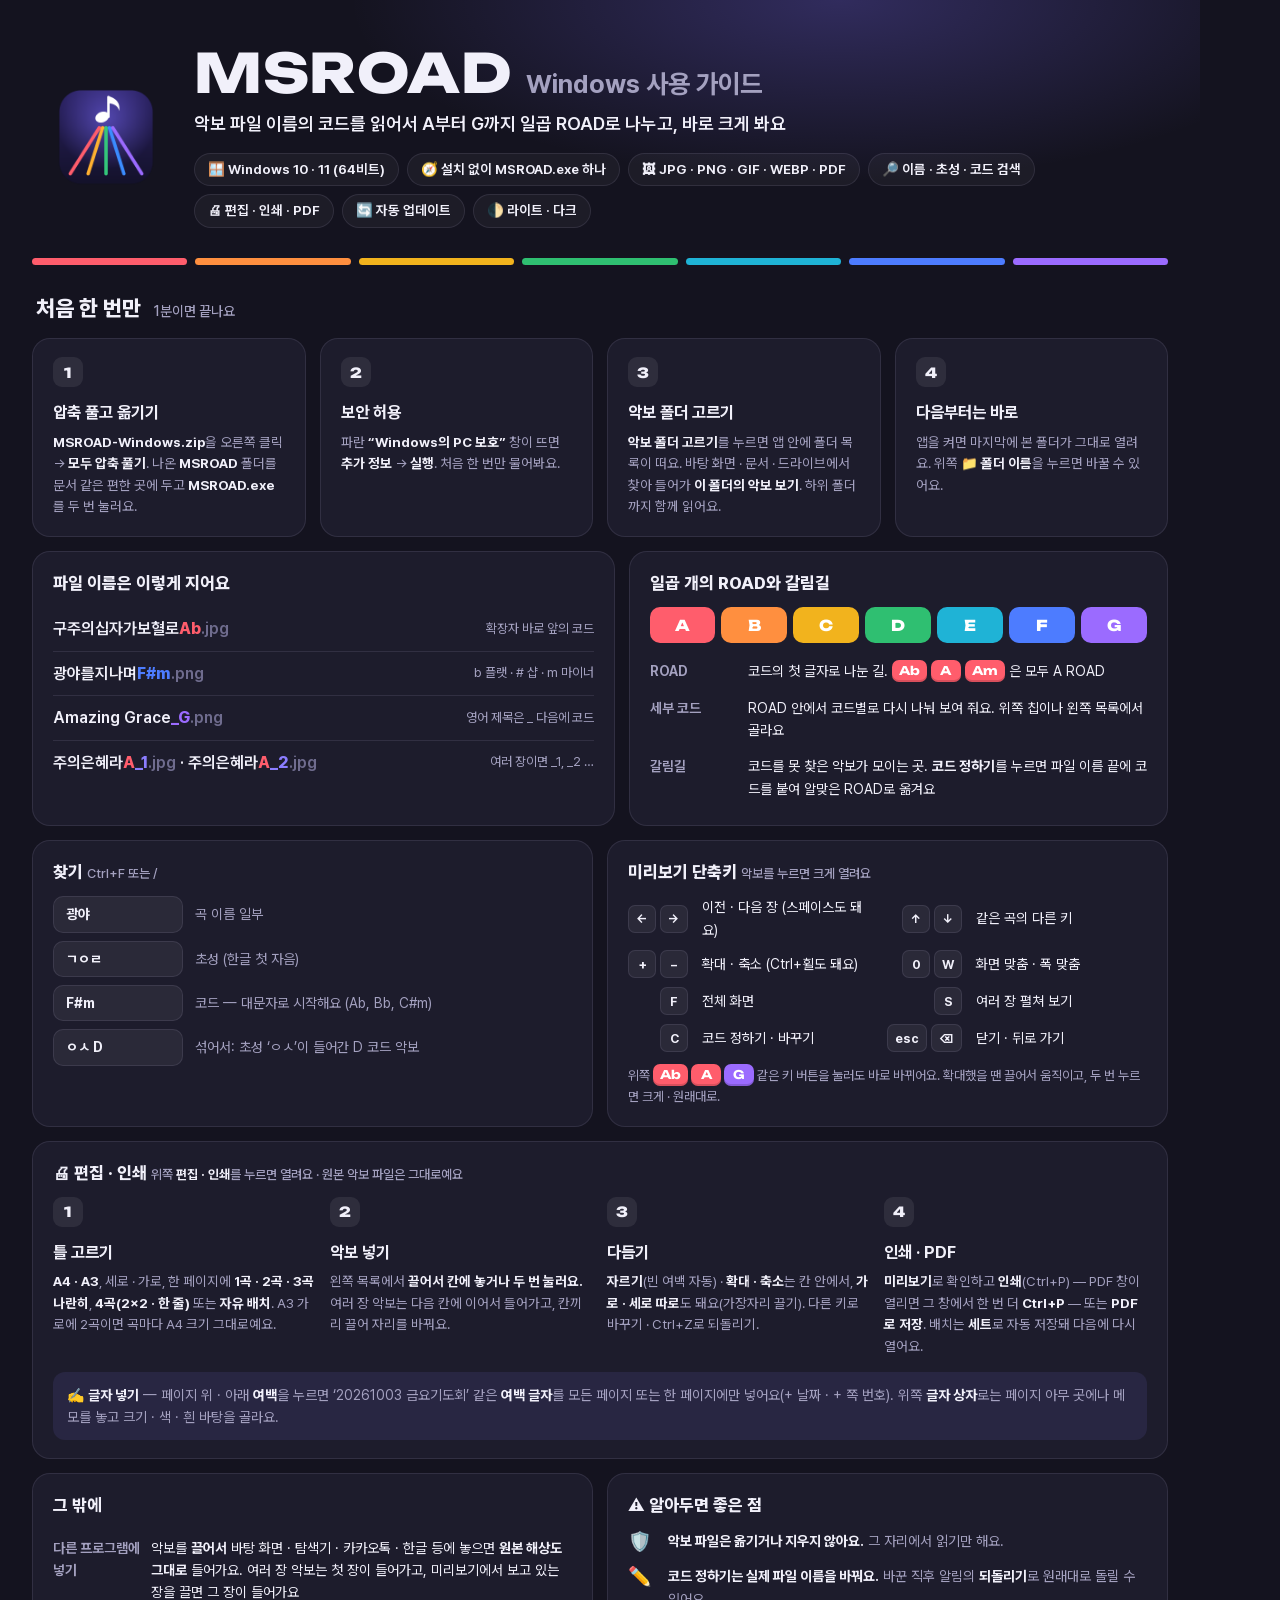
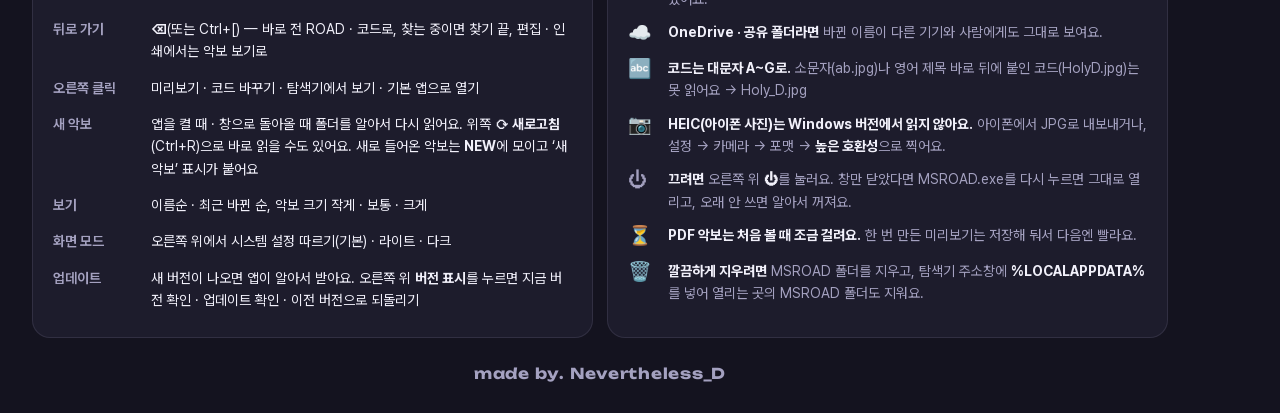
<file: docs/guide-win.html>
<!doctype html>
<html lang="ko">
<head>
<meta charset="utf-8">
<title>MSROAD Windows 사용 가이드</title>
<!-- 사용 가이드 이미지 원본. scripts/guide.py 로 docs/MSROAD_Windows_사용가이드.png 를 만들어요 -->
<style>
@font-face { font-family: "Pretendard"; src: url("../engine/web/fonts/PretendardVariable.woff2") format("woff2-variations"); font-weight: 100 900; }
@font-face { font-family: "Unbounded"; src: url("../engine/web/fonts/unbounded-latin-700-normal.woff2") format("woff2"); font-weight: 700; }
@font-face { font-family: "Unbounded"; src: url("../engine/web/fonts/unbounded-latin-800-normal.woff2") format("woff2"); font-weight: 800; }
:root {
  --rA: #ff5d6c; --rB: #ff8f3f; --rC: #f2b31d; --rD: #2fbf71; --rE: #1fb3d6; --rF: #4d7cff; --rG: #9b6bff; --brand: #8b7dff;
  --bg: #14131f; --card: #1d1c2c; --line: rgba(220,215,255,.1); --text: #f1f0fa; --muted: #a4a1c0; --faint: #6f6c8e;
}
* { box-sizing: border-box; }
body { margin: 0; width: 1200px; background: var(--bg); color: var(--text); font: 15px/1.6 "Pretendard", sans-serif; -webkit-font-smoothing: antialiased; }
.wrap { padding: 0 32px 30px; }
.hero { position: relative; padding: 46px 48px 30px; display: flex; gap: 30px; align-items: center;
  background: radial-gradient(700px 260px at 70% 0%, rgba(124,108,255,.28), transparent 70%); }
.hero img { width: 116px; height: 116px; }
.hero h1 { margin: 0; display: flex; align-items: baseline; gap: 14px; font: 800 54px/1 "Unbounded", sans-serif; letter-spacing: .01em; }
.hero h1 span { font: 700 26px "Pretendard"; color: var(--muted); letter-spacing: 0; }
.hero p { margin: 10px 0 14px; font-size: 18px; font-weight: 600; }
.pills { display: flex; gap: 8px; flex-wrap: wrap; }
.pill { padding: 5px 13px; border-radius: 999px; border: 1px solid var(--line); background: rgba(255,255,255,.04); font-size: 13.5px; font-weight: 650; }
.roads { display: flex; gap: 8px; padding: 0 32px; margin-bottom: 26px; }
.roads i { flex: 1; height: 7px; border-radius: 4px; }
h2 { margin: 26px 4px 12px; font-size: 22px; font-weight: 800; display: flex; align-items: baseline; gap: 12px; }
h2 small { font-size: 14px; font-weight: 500; color: var(--muted); }
.row { display: grid; gap: 14px; }
.c4 { grid-template-columns: repeat(4, 1fr); }
.c2 { grid-template-columns: 1fr 1fr; }
.c32 { grid-template-columns: 1.08fr 1fr; }
.card { background: var(--card); border: 1px solid var(--line); border-radius: 18px; padding: 18px 20px; }
.step b.n { display: inline-grid; place-items: center; width: 30px; height: 30px; border-radius: 9px; background: rgba(255,255,255,.08); font: 800 14px "Unbounded"; }
.step h3 { margin: 12px 0 6px; font-size: 16.5px; }
.step p { margin: 0; color: var(--muted); font-size: 13.5px; }
.step p strong { color: var(--text); }
.plate { display: inline-flex; align-items: center; justify-content: center; min-width: 30px; height: 22px; padding: 0 7px; border-radius: 7px; color: #fff;
  font: 700 12px/1 "Unbounded", sans-serif; box-shadow: inset 0 -2px 0 rgba(0,0,0,.15); vertical-align: 1px; }
.rA { --r: var(--rA); } .rB { --r: var(--rB); } .rC { --r: var(--rC); } .rD { --r: var(--rD); } .rE { --r: var(--rE); } .rF { --r: var(--rF); } .rG { --r: var(--rG); }
.plate { background: var(--r, #77758f); }
.names .nr { display: grid; grid-template-columns: 1fr auto; gap: 14px; padding: 9px 0; border-top: 1px solid var(--line); align-items: center; }
.names .nr:first-of-type { border-top: 0; }
.fn { font-size: 16px; font-weight: 600; }
.fn .c { color: var(--r); font-weight: 800; }
.fn .p { color: var(--brand); font-weight: 800; }
.fn .e { color: var(--faint); }
.nr .w { font-size: 13px; color: var(--muted); text-align: right; }
.card h4 { margin: 0 0 10px; font-size: 17px; font-weight: 800; }
.kv { display: grid; grid-template-columns: 88px 1fr; gap: 10px; padding: 7px 0; font-size: 14px; }
.kv b { color: var(--muted); font-weight: 650; }
.road-demo { display: flex; gap: 6px; margin: 4px 0 10px; }
.road-demo span { flex: 1; height: 36px; border-radius: 10px; display: grid; place-items: center; font: 800 15px "Unbounded"; color: #fff; background: var(--r); }
.keys { display: grid; grid-template-columns: auto 1fr auto 1fr; gap: 9px 14px; align-items: center; font-size: 14px; }
.keys .k { display: flex; gap: 4px; justify-content: flex-end; }
kbd { display: inline-grid; place-items: center; min-width: 28px; height: 28px; padding: 0 7px; border-radius: 7px; background: rgba(255,255,255,.06); border: 1px solid var(--line); font: 700 12.5px "Pretendard"; }
.tips { display: flex; flex-direction: column; gap: 11px; }
.tip { display: grid; grid-template-columns: 30px 1fr; gap: 10px; font-size: 14px; color: var(--muted); }
.tip .i { font-size: 19px; line-height: 1.3; }
.tip strong { color: var(--text); }
.search-ex { display: flex; flex-direction: column; gap: 8px; }
.sx { display: grid; grid-template-columns: 130px 1fr; gap: 12px; align-items: center; font-size: 14px; }
.sx .q { padding: 6px 12px; border-radius: 10px; background: rgba(255,255,255,.06); border: 1px solid var(--line); font-weight: 700; }
.sx span { color: var(--muted); }
.foot { text-align: center; margin-top: 26px; font: 700 15px "Unbounded"; letter-spacing: .05em; color: var(--muted); }
</style>
</head>
<body>
<div class="hero">
  <img src="../app/AppIcon.png" alt="">
  <div>
    <h1>MSROAD <span>Windows 사용 가이드</span></h1>
    <p>악보 파일 이름의 코드를 읽어서 A부터 G까지 일곱 ROAD로 나누고, 바로 크게 봐요</p>
    <div class="pills">
      <span class="pill">🪟 Windows 10 · 11 (64비트)</span>
      <span class="pill">🧭 설치 없이 MSROAD.exe 하나</span>
      <span class="pill">🖼 JPG · PNG · GIF · WEBP · PDF</span>
      <span class="pill">🔎 이름 · 초성 · 코드 검색</span>
      <span class="pill">🖨 편집 · 인쇄 · PDF</span>
      <span class="pill">🔄 자동 업데이트</span>
      <span class="pill">🌓 라이트 · 다크</span>
    </div>
  </div>
</div>
<div class="roads"><i style="background:var(--rA)"></i><i style="background:var(--rB)"></i><i style="background:var(--rC)"></i><i style="background:var(--rD)"></i><i style="background:var(--rE)"></i><i style="background:var(--rF)"></i><i style="background:var(--rG)"></i></div>

<div class="wrap">
  <h2>처음 한 번만 <small>1분이면 끝나요</small></h2>
  <div class="row c4">
    <div class="card step"><b class="n">1</b><h3>압축 풀고 옮기기</h3><p><strong>MSROAD-Windows.zip</strong>을 오른쪽 클릭 → <strong>모두 압축 풀기</strong>. 나온 <strong>MSROAD</strong> 폴더를 문서 같은 편한 곳에 두고 <strong>MSROAD.exe</strong>를 두 번 눌러요.</p></div>
    <div class="card step"><b class="n">2</b><h3>보안 허용</h3><p>파란 <strong>“Windows의 PC 보호”</strong> 창이 뜨면 <strong>추가 정보</strong> → <strong>실행</strong>. 처음 한 번만 물어봐요.</p></div>
    <div class="card step"><b class="n">3</b><h3>악보 폴더 고르기</h3><p><strong>악보 폴더 고르기</strong>를 누르면 앱 안에 폴더 목록이 떠요. 바탕 화면 · 문서 · 드라이브에서 찾아 들어가 <strong>이 폴더의 악보 보기</strong>. 하위 폴더까지 함께 읽어요.</p></div>
    <div class="card step"><b class="n">4</b><h3>다음부터는 바로</h3><p>앱을 켜면 마지막에 본 폴더가 그대로 열려요. 위쪽 <strong>📁 폴더 이름</strong>을 누르면 바꿀 수 있어요.</p></div>
  </div>

  <div class="row c32" style="margin-top:14px">
    <div class="card names">
      <h4>파일 이름은 이렇게 지어요</h4>
      <div class="nr"><div class="fn rA">구주의십자가보혈로<span class="c">Ab</span><span class="e">.jpg</span></div><div class="w">확장자 바로 앞의 코드</div></div>
      <div class="nr"><div class="fn rF">광야를지나며<span class="c">F#m</span><span class="e">.png</span></div><div class="w">b 플랫 · # 샵 · m 마이너</div></div>
      <div class="nr"><div class="fn rG">Amazing Grace<span class="c">_G</span><span class="e">.png</span></div><div class="w">영어 제목은 _ 다음에 코드</div></div>
      <div class="nr"><div class="fn rA">주의은혜라<span class="c">A</span><span class="p">_1</span><span class="e">.jpg</span> · 주의은혜라<span class="c">A</span><span class="p">_2</span><span class="e">.jpg</span></div><div class="w">여러 장이면 _1, _2 …</div></div>
    </div>
    <div class="card">
      <h4>일곱 개의 ROAD와 갈림길</h4>
      <div class="road-demo"><span class="rA">A</span><span class="rB">B</span><span class="rC">C</span><span class="rD">D</span><span class="rE">E</span><span class="rF">F</span><span class="rG">G</span></div>
      <div class="kv"><b>ROAD</b><span>코드의 첫 글자로 나눈 길. <span class="plate rA">Ab</span> <span class="plate rA">A</span> <span class="plate rA">Am</span> 은 모두 A ROAD</span></div>
      <div class="kv"><b>세부 코드</b><span>ROAD 안에서 코드별로 다시 나눠 보여 줘요. 위쪽 칩이나 왼쪽 목록에서 골라요</span></div>
      <div class="kv"><b>갈림길</b><span>코드를 못 찾은 악보가 모이는 곳. <strong>코드 정하기</strong>를 누르면 파일 이름 끝에 코드를 붙여 알맞은 ROAD로 옮겨요</span></div>
    </div>
  </div>

  <div class="row c2" style="margin-top:14px">
    <div class="card">
      <h4>찾기 <span style="font-weight:500;color:var(--muted);font-size:13px">Ctrl+F 또는 /</span></h4>
      <div class="search-ex">
        <div class="sx"><div class="q">광야</div><span>곡 이름 일부</span></div>
        <div class="sx"><div class="q">ㄱㅇㄹ</div><span>초성 (한글 첫 자음)</span></div>
        <div class="sx"><div class="q">F#m</div><span>코드 — 대문자로 시작해요 (Ab, Bb, C#m)</span></div>
        <div class="sx"><div class="q">ㅇㅅ D</div><span>섞어서: 초성 ‘ㅇㅅ’이 들어간 D 코드 악보</span></div>
      </div>
    </div>
    <div class="card">
      <h4>미리보기 단축키 <span style="font-weight:500;color:var(--muted);font-size:13px">악보를 누르면 크게 열려요</span></h4>
      <div class="keys">
        <div class="k"><kbd>←</kbd><kbd>→</kbd></div><div>이전 · 다음 장 (스페이스도 돼요)</div>
        <div class="k"><kbd>↑</kbd><kbd>↓</kbd></div><div>같은 곡의 다른 키</div>
        <div class="k"><kbd>+</kbd><kbd>−</kbd></div><div>확대 · 축소 (Ctrl+휠도 돼요)</div>
        <div class="k"><kbd>0</kbd><kbd>W</kbd></div><div>화면 맞춤 · 폭 맞춤</div>
        <div class="k"><kbd>F</kbd></div><div>전체 화면</div>
        <div class="k"><kbd>S</kbd></div><div>여러 장 펼쳐 보기</div>
        <div class="k"><kbd>C</kbd></div><div>코드 정하기 · 바꾸기</div>
        <div class="k"><kbd>esc</kbd><kbd>⌫</kbd></div><div>닫기 · 뒤로 가기</div>
      </div>
      <div style="font-size:13px;color:var(--muted);margin-top:12px">위쪽 <span class="plate rA">Ab</span> <span class="plate rA">A</span> <span class="plate rG">G</span> 같은 키 버튼을 눌러도 바로 바뀌어요. 확대했을 땐 끌어서 움직이고, 두 번 누르면 크게 · 원래대로.</div>
    </div>
  </div>

  <div class="card" style="margin-top:14px">
    <h4>🖨 편집 · 인쇄 <span style="font-weight:500;color:var(--muted);font-size:13px">위쪽 <strong style="color:var(--text)">편집 · 인쇄</strong>를 누르면 열려요 · 원본 악보 파일은 그대로예요</span></h4>
    <div class="row c4" style="margin-top:6px">
      <div class="step"><b class="n">1</b><h3>틀 고르기</h3><p><strong>A4 · A3</strong>, 세로 · 가로, 한 페이지에 <strong>1곡 · 2곡 · 3곡 나란히</strong>, <strong>4곡(2×2 · 한 줄)</strong> 또는 <strong>자유 배치</strong>. A3 가로에 2곡이면 곡마다 A4 크기 그대로예요.</p></div>
      <div class="step"><b class="n">2</b><h3>악보 넣기</h3><p>왼쪽 목록에서 <strong>끌어서 칸에 놓거나 두 번 눌러요.</strong> 여러 장 악보는 다음 칸에 이어서 들어가고, 칸끼리 끌어 자리를 바꿔요.</p></div>
      <div class="step"><b class="n">3</b><h3>다듬기</h3><p><strong>자르기</strong>(빈 여백 자동) · <strong>확대 · 축소</strong>는 칸 안에서, <strong>가로 · 세로 따로</strong>도 돼요(가장자리 끌기). 다른 키로 바꾸기 · Ctrl+Z로 되돌리기.</p></div>
      <div class="step"><b class="n">4</b><h3>인쇄 · PDF</h3><p><strong>미리보기</strong>로 확인하고 <strong>인쇄</strong>(Ctrl+P) — PDF 창이 열리면 그 창에서 한 번 더 <strong>Ctrl+P</strong> — 또는 <strong>PDF로 저장</strong>. 배치는 <strong>세트</strong>로 자동 저장돼 다음에 다시 열어요.</p></div>
    </div>
    <div style="margin-top:14px;padding:12px 14px;border-radius:12px;background:rgba(139,125,255,.1);font-size:14px;color:var(--muted)">✍️ <strong style="color:var(--text)">글자 넣기</strong> — 페이지 위 · 아래 <strong style="color:var(--text)">여백</strong>을 누르면 ‘20261003 금요기도회’ 같은 <strong style="color:var(--text)">여백 글자</strong>를 모든 페이지 또는 한 페이지에만 넣어요(+ 날짜 · + 쪽 번호). 위쪽 <strong style="color:var(--text)">글자 상자</strong>로는 페이지 아무 곳에나 메모를 놓고 크기 · 색 · 흰 바탕을 골라요.</div>
  </div>

  <div class="row c2" style="margin-top:14px">
    <div class="card">
      <h4>그 밖에</h4>
      <div class="kv"><b>다른 프로그램에 넣기</b><span>악보를 <strong>끌어서</strong> 바탕 화면 · 탐색기 · 카카오톡 · 한글 등에 놓으면 <strong>원본 해상도 그대로</strong> 들어가요. 여러 장 악보는 첫 장이 들어가고, 미리보기에서 보고 있는 장을 끌면 그 장이 들어가요</span></div>
      <div class="kv"><b>뒤로 가기</b><span><strong>⌫</strong>(또는 Ctrl+[) — 바로 전 ROAD · 코드로, 찾는 중이면 찾기 끝, 편집 · 인쇄에서는 악보 보기로</span></div>
      <div class="kv"><b>오른쪽 클릭</b><span>미리보기 · 코드 바꾸기 · 탐색기에서 보기 · 기본 앱으로 열기</span></div>
      <div class="kv"><b>새 악보</b><span>앱을 켤 때 · 창으로 돌아올 때 폴더를 알아서 다시 읽어요. 위쪽 <strong>⟳ 새로고침</strong>(Ctrl+R)으로 바로 읽을 수도 있어요. 새로 들어온 악보는 <strong>NEW</strong>에 모이고 ‘새 악보’ 표시가 붙어요</span></div>
      <div class="kv"><b>보기</b><span>이름순 · 최근 바뀐 순, 악보 크기 작게 · 보통 · 크게</span></div>
      <div class="kv"><b>화면 모드</b><span>오른쪽 위에서 시스템 설정 따르기(기본) · 라이트 · 다크</span></div>
      <div class="kv"><b>업데이트</b><span>새 버전이 나오면 앱이 알아서 받아요. 오른쪽 위 <strong>버전 표시</strong>를 누르면 지금 버전 확인 · 업데이트 확인 · 이전 버전으로 되돌리기</span></div>
    </div>
    <div class="card">
      <h4>⚠️ 알아두면 좋은 점</h4>
      <div class="tips">
        <div class="tip"><span class="i">🛡️</span><div><strong>악보 파일은 옮기거나 지우지 않아요.</strong> 그 자리에서 읽기만 해요.</div></div>
        <div class="tip"><span class="i">✏️</span><div><strong>코드 정하기는 실제 파일 이름을 바꿔요.</strong> 바꾼 직후 알림의 <strong>되돌리기</strong>로 원래대로 돌릴 수 있어요.</div></div>
        <div class="tip"><span class="i">☁️</span><div><strong>OneDrive · 공유 폴더라면</strong> 바뀐 이름이 다른 기기와 사람에게도 그대로 보여요.</div></div>
        <div class="tip"><span class="i">🔤</span><div><strong>코드는 대문자 A~G로.</strong> 소문자(ab.jpg)나 영어 제목 바로 뒤에 붙인 코드(HolyD.jpg)는 못 읽어요 → Holy_D.jpg</div></div>
        <div class="tip"><span class="i">📷</span><div><strong>HEIC(아이폰 사진)는 Windows 버전에서 읽지 않아요.</strong> 아이폰에서 JPG로 내보내거나, 설정 → 카메라 → 포맷 → <strong>높은 호환성</strong>으로 찍어요.</div></div>
        <div class="tip"><span class="i">⏻</span><div><strong>끄려면</strong> 오른쪽 위 <strong>⏻</strong>를 눌러요. 창만 닫았다면 MSROAD.exe를 다시 누르면 그대로 열리고, 오래 안 쓰면 알아서 꺼져요.</div></div>
        <div class="tip"><span class="i">⏳</span><div><strong>PDF 악보는 처음 볼 때 조금 걸려요.</strong> 한 번 만든 미리보기는 저장해 둬서 다음엔 빨라요.</div></div>
        <div class="tip"><span class="i">🗑️</span><div><strong>깔끔하게 지우려면</strong> MSROAD 폴더를 지우고, 탐색기 주소창에 <strong>%LOCALAPPDATA%</strong>를 넣어 열리는 곳의 MSROAD 폴더도 지워요.</div></div>
      </div>
    </div>
  </div>
  <div class="foot">made by. Nevertheless_D</div>
</div>
</body>
</html>
</file>
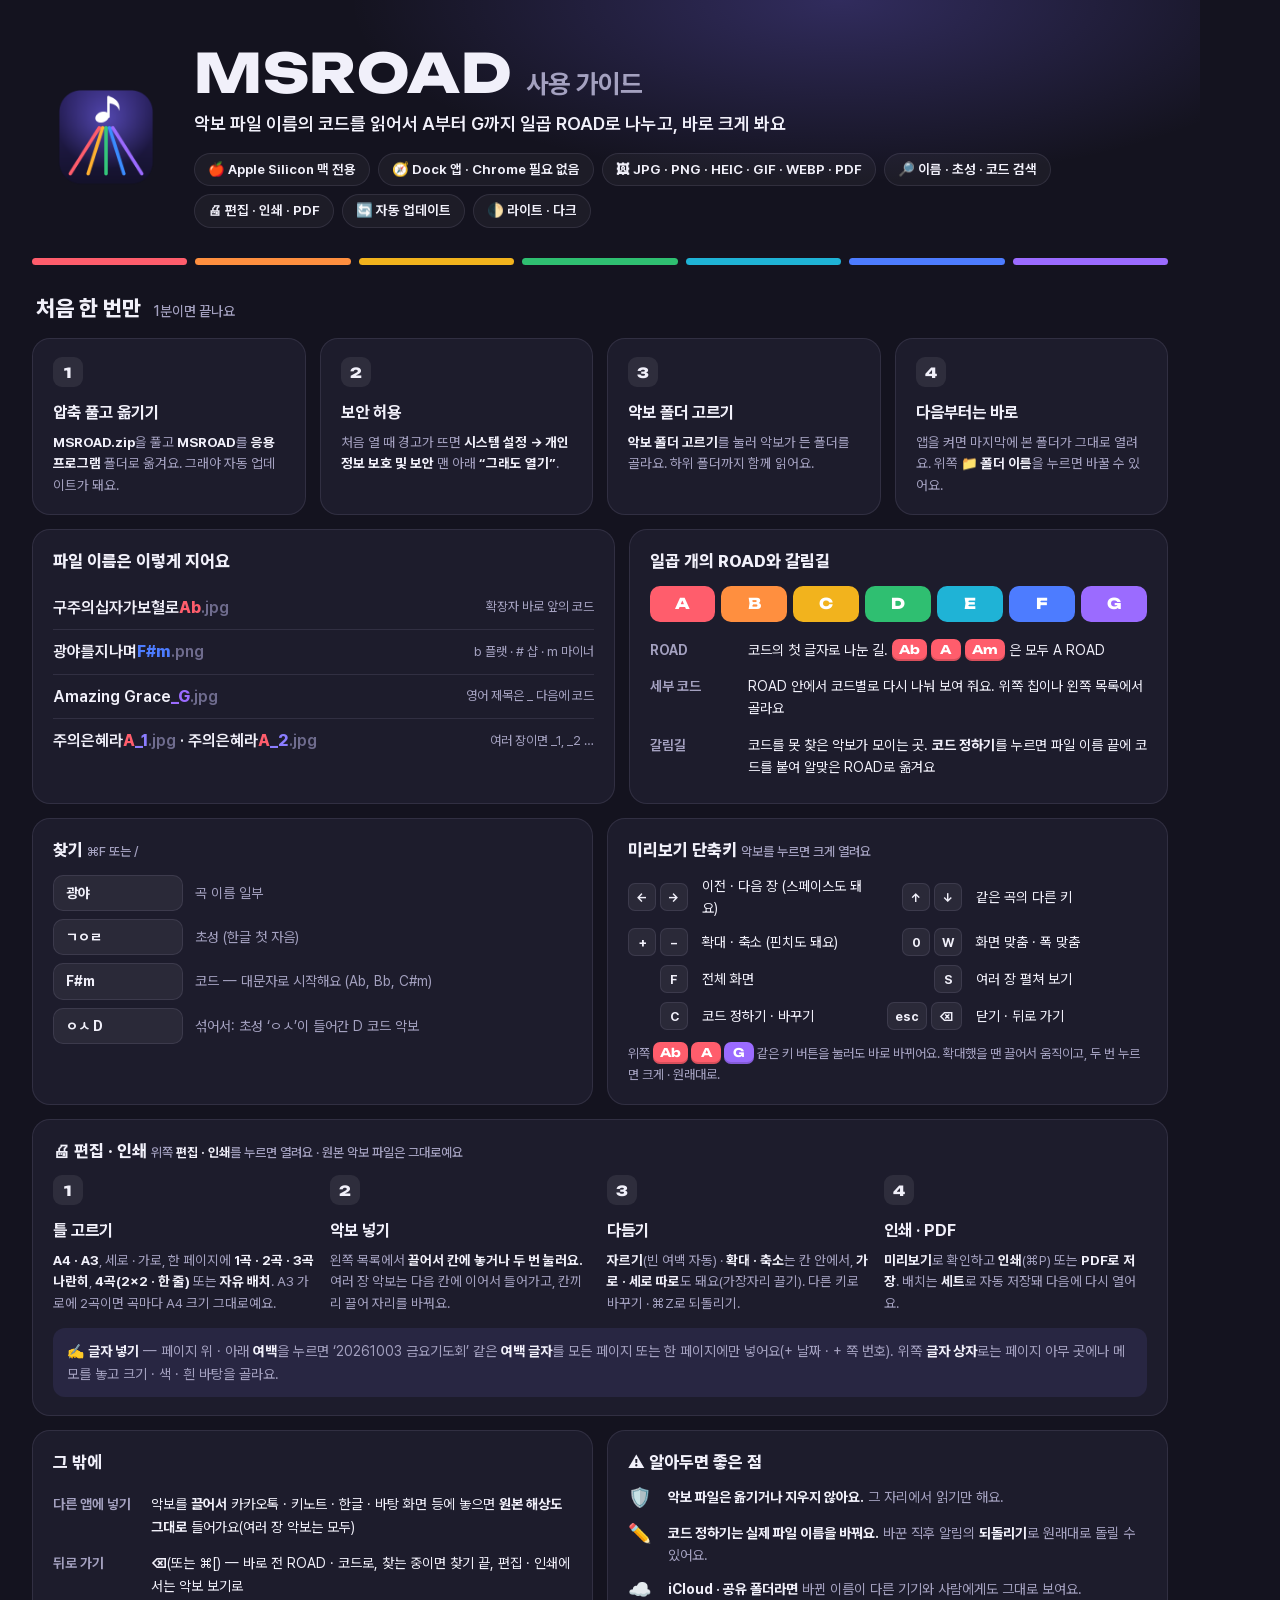
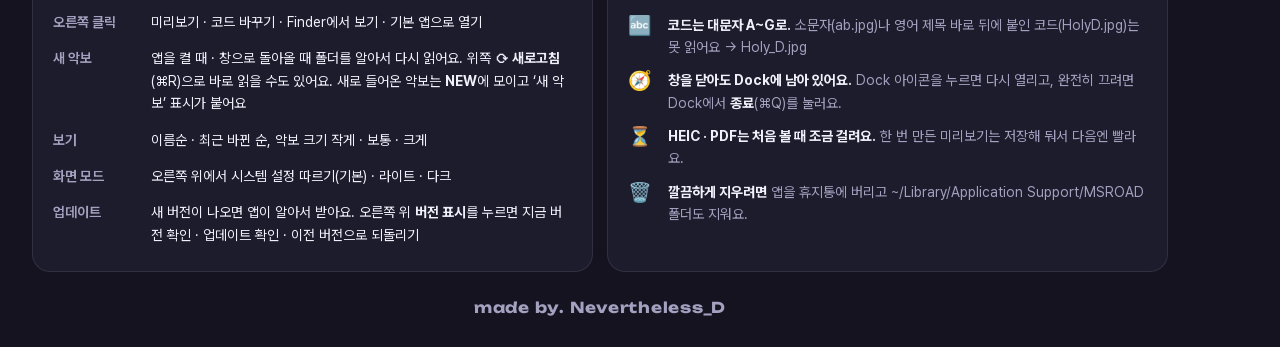
<file: docs/guide.html>
<!doctype html>
<html lang="ko">
<head>
<meta charset="utf-8">
<title>MSROAD 사용 가이드</title>
<!-- 사용 가이드 이미지 원본. scripts/guide.py 로 docs/MSROAD_사용가이드.png 를 만들어요 -->
<style>
@font-face { font-family: "Pretendard"; src: url("../engine/web/fonts/PretendardVariable.woff2") format("woff2-variations"); font-weight: 100 900; }
@font-face { font-family: "Unbounded"; src: url("../engine/web/fonts/unbounded-latin-700-normal.woff2") format("woff2"); font-weight: 700; }
@font-face { font-family: "Unbounded"; src: url("../engine/web/fonts/unbounded-latin-800-normal.woff2") format("woff2"); font-weight: 800; }
:root {
  --rA: #ff5d6c; --rB: #ff8f3f; --rC: #f2b31d; --rD: #2fbf71; --rE: #1fb3d6; --rF: #4d7cff; --rG: #9b6bff; --brand: #8b7dff;
  --bg: #14131f; --card: #1d1c2c; --line: rgba(220,215,255,.1); --text: #f1f0fa; --muted: #a4a1c0; --faint: #6f6c8e;
}
* { box-sizing: border-box; }
body { margin: 0; width: 1200px; background: var(--bg); color: var(--text); font: 15px/1.6 "Pretendard", sans-serif; -webkit-font-smoothing: antialiased; }
.wrap { padding: 0 32px 30px; }
.hero { position: relative; padding: 46px 48px 30px; display: flex; gap: 30px; align-items: center;
  background: radial-gradient(700px 260px at 70% 0%, rgba(124,108,255,.28), transparent 70%); }
.hero img { width: 116px; height: 116px; }
.hero h1 { margin: 0; display: flex; align-items: baseline; gap: 14px; font: 800 54px/1 "Unbounded", sans-serif; letter-spacing: .01em; }
.hero h1 span { font: 700 26px "Pretendard"; color: var(--muted); letter-spacing: 0; }
.hero p { margin: 10px 0 14px; font-size: 18px; font-weight: 600; }
.pills { display: flex; gap: 8px; flex-wrap: wrap; }
.pill { padding: 5px 13px; border-radius: 999px; border: 1px solid var(--line); background: rgba(255,255,255,.04); font-size: 13.5px; font-weight: 650; }
.roads { display: flex; gap: 8px; padding: 0 32px; margin-bottom: 26px; }
.roads i { flex: 1; height: 7px; border-radius: 4px; }
h2 { margin: 26px 4px 12px; font-size: 22px; font-weight: 800; display: flex; align-items: baseline; gap: 12px; }
h2 small { font-size: 14px; font-weight: 500; color: var(--muted); }
.row { display: grid; gap: 14px; }
.c4 { grid-template-columns: repeat(4, 1fr); }
.c2 { grid-template-columns: 1fr 1fr; }
.c32 { grid-template-columns: 1.08fr 1fr; }
.card { background: var(--card); border: 1px solid var(--line); border-radius: 18px; padding: 18px 20px; }
.step b.n { display: inline-grid; place-items: center; width: 30px; height: 30px; border-radius: 9px; background: rgba(255,255,255,.08); font: 800 14px "Unbounded"; }
.step h3 { margin: 12px 0 6px; font-size: 16.5px; }
.step p { margin: 0; color: var(--muted); font-size: 13.5px; }
.step p strong { color: var(--text); }
.plate { display: inline-flex; align-items: center; justify-content: center; min-width: 30px; height: 22px; padding: 0 7px; border-radius: 7px; color: #fff;
  font: 700 12px/1 "Unbounded", sans-serif; box-shadow: inset 0 -2px 0 rgba(0,0,0,.15); vertical-align: 1px; }
.rA { --r: var(--rA); } .rB { --r: var(--rB); } .rC { --r: var(--rC); } .rD { --r: var(--rD); } .rE { --r: var(--rE); } .rF { --r: var(--rF); } .rG { --r: var(--rG); }
.plate { background: var(--r, #77758f); }
.names .nr { display: grid; grid-template-columns: 1fr auto; gap: 14px; padding: 9px 0; border-top: 1px solid var(--line); align-items: center; }
.names .nr:first-of-type { border-top: 0; }
.fn { font-size: 16px; font-weight: 600; }
.fn .c { color: var(--r); font-weight: 800; }
.fn .p { color: var(--brand); font-weight: 800; }
.fn .e { color: var(--faint); }
.nr .w { font-size: 13px; color: var(--muted); text-align: right; }
.card h4 { margin: 0 0 10px; font-size: 17px; font-weight: 800; }
.kv { display: grid; grid-template-columns: 88px 1fr; gap: 10px; padding: 7px 0; font-size: 14px; }
.kv b { color: var(--muted); font-weight: 650; }
.road-demo { display: flex; gap: 6px; margin: 4px 0 10px; }
.road-demo span { flex: 1; height: 36px; border-radius: 10px; display: grid; place-items: center; font: 800 15px "Unbounded"; color: #fff; background: var(--r); }
.keys { display: grid; grid-template-columns: auto 1fr auto 1fr; gap: 9px 14px; align-items: center; font-size: 14px; }
.keys .k { display: flex; gap: 4px; justify-content: flex-end; }
kbd { display: inline-grid; place-items: center; min-width: 28px; height: 28px; padding: 0 7px; border-radius: 7px; background: rgba(255,255,255,.06); border: 1px solid var(--line); font: 700 12.5px "Pretendard"; }
.tips { display: flex; flex-direction: column; gap: 11px; }
.tip { display: grid; grid-template-columns: 30px 1fr; gap: 10px; font-size: 14px; color: var(--muted); }
.tip .i { font-size: 19px; line-height: 1.3; }
.tip strong { color: var(--text); }
.search-ex { display: flex; flex-direction: column; gap: 8px; }
.sx { display: grid; grid-template-columns: 130px 1fr; gap: 12px; align-items: center; font-size: 14px; }
.sx .q { padding: 6px 12px; border-radius: 10px; background: rgba(255,255,255,.06); border: 1px solid var(--line); font-weight: 700; }
.sx span { color: var(--muted); }
.foot { text-align: center; margin-top: 26px; font: 700 15px "Unbounded"; letter-spacing: .05em; color: var(--muted); }
</style>
</head>
<body>
<div class="hero">
  <img src="../app/AppIcon.png" alt="">
  <div>
    <h1>MSROAD <span>사용 가이드</span></h1>
    <p>악보 파일 이름의 코드를 읽어서 A부터 G까지 일곱 ROAD로 나누고, 바로 크게 봐요</p>
    <div class="pills">
      <span class="pill">🍎 Apple Silicon 맥 전용</span>
      <span class="pill">🧭 Dock 앱 · Chrome 필요 없음</span>
      <span class="pill">🖼 JPG · PNG · HEIC · GIF · WEBP · PDF</span>
      <span class="pill">🔎 이름 · 초성 · 코드 검색</span>
      <span class="pill">🖨 편집 · 인쇄 · PDF</span>
      <span class="pill">🔄 자동 업데이트</span>
      <span class="pill">🌓 라이트 · 다크</span>
    </div>
  </div>
</div>
<div class="roads"><i style="background:var(--rA)"></i><i style="background:var(--rB)"></i><i style="background:var(--rC)"></i><i style="background:var(--rD)"></i><i style="background:var(--rE)"></i><i style="background:var(--rF)"></i><i style="background:var(--rG)"></i></div>

<div class="wrap">
  <h2>처음 한 번만 <small>1분이면 끝나요</small></h2>
  <div class="row c4">
    <div class="card step"><b class="n">1</b><h3>압축 풀고 옮기기</h3><p><strong>MSROAD.zip</strong>을 풀고 <strong>MSROAD</strong>를 <strong>응용 프로그램</strong> 폴더로 옮겨요. 그래야 자동 업데이트가 돼요.</p></div>
    <div class="card step"><b class="n">2</b><h3>보안 허용</h3><p>처음 열 때 경고가 뜨면 <strong>시스템 설정 → 개인정보 보호 및 보안</strong> 맨 아래 <strong>“그래도 열기”</strong>.</p></div>
    <div class="card step"><b class="n">3</b><h3>악보 폴더 고르기</h3><p><strong>악보 폴더 고르기</strong>를 눌러 악보가 든 폴더를 골라요. 하위 폴더까지 함께 읽어요.</p></div>
    <div class="card step"><b class="n">4</b><h3>다음부터는 바로</h3><p>앱을 켜면 마지막에 본 폴더가 그대로 열려요. 위쪽 <strong>📁 폴더 이름</strong>을 누르면 바꿀 수 있어요.</p></div>
  </div>

  <div class="row c32" style="margin-top:14px">
    <div class="card names">
      <h4>파일 이름은 이렇게 지어요</h4>
      <div class="nr"><div class="fn rA">구주의십자가보혈로<span class="c">Ab</span><span class="e">.jpg</span></div><div class="w">확장자 바로 앞의 코드</div></div>
      <div class="nr"><div class="fn rF">광야를지나며<span class="c">F#m</span><span class="e">.png</span></div><div class="w">b 플랫 · # 샵 · m 마이너</div></div>
      <div class="nr"><div class="fn rG">Amazing Grace<span class="c">_G</span><span class="e">.jpg</span></div><div class="w">영어 제목은 _ 다음에 코드</div></div>
      <div class="nr"><div class="fn rA">주의은혜라<span class="c">A</span><span class="p">_1</span><span class="e">.jpg</span> · 주의은혜라<span class="c">A</span><span class="p">_2</span><span class="e">.jpg</span></div><div class="w">여러 장이면 _1, _2 …</div></div>
    </div>
    <div class="card">
      <h4>일곱 개의 ROAD와 갈림길</h4>
      <div class="road-demo"><span class="rA">A</span><span class="rB">B</span><span class="rC">C</span><span class="rD">D</span><span class="rE">E</span><span class="rF">F</span><span class="rG">G</span></div>
      <div class="kv"><b>ROAD</b><span>코드의 첫 글자로 나눈 길. <span class="plate rA">Ab</span> <span class="plate rA">A</span> <span class="plate rA">Am</span> 은 모두 A ROAD</span></div>
      <div class="kv"><b>세부 코드</b><span>ROAD 안에서 코드별로 다시 나눠 보여 줘요. 위쪽 칩이나 왼쪽 목록에서 골라요</span></div>
      <div class="kv"><b>갈림길</b><span>코드를 못 찾은 악보가 모이는 곳. <strong>코드 정하기</strong>를 누르면 파일 이름 끝에 코드를 붙여 알맞은 ROAD로 옮겨요</span></div>
    </div>
  </div>

  <div class="row c2" style="margin-top:14px">
    <div class="card">
      <h4>찾기 <span style="font-weight:500;color:var(--muted);font-size:13px">⌘F 또는 /</span></h4>
      <div class="search-ex">
        <div class="sx"><div class="q">광야</div><span>곡 이름 일부</span></div>
        <div class="sx"><div class="q">ㄱㅇㄹ</div><span>초성 (한글 첫 자음)</span></div>
        <div class="sx"><div class="q">F#m</div><span>코드 — 대문자로 시작해요 (Ab, Bb, C#m)</span></div>
        <div class="sx"><div class="q">ㅇㅅ D</div><span>섞어서: 초성 ‘ㅇㅅ’이 들어간 D 코드 악보</span></div>
      </div>
    </div>
    <div class="card">
      <h4>미리보기 단축키 <span style="font-weight:500;color:var(--muted);font-size:13px">악보를 누르면 크게 열려요</span></h4>
      <div class="keys">
        <div class="k"><kbd>←</kbd><kbd>→</kbd></div><div>이전 · 다음 장 (스페이스도 돼요)</div>
        <div class="k"><kbd>↑</kbd><kbd>↓</kbd></div><div>같은 곡의 다른 키</div>
        <div class="k"><kbd>+</kbd><kbd>−</kbd></div><div>확대 · 축소 (핀치도 돼요)</div>
        <div class="k"><kbd>0</kbd><kbd>W</kbd></div><div>화면 맞춤 · 폭 맞춤</div>
        <div class="k"><kbd>F</kbd></div><div>전체 화면</div>
        <div class="k"><kbd>S</kbd></div><div>여러 장 펼쳐 보기</div>
        <div class="k"><kbd>C</kbd></div><div>코드 정하기 · 바꾸기</div>
        <div class="k"><kbd>esc</kbd><kbd>⌫</kbd></div><div>닫기 · 뒤로 가기</div>
      </div>
      <div style="font-size:13px;color:var(--muted);margin-top:12px">위쪽 <span class="plate rA">Ab</span> <span class="plate rA">A</span> <span class="plate rG">G</span> 같은 키 버튼을 눌러도 바로 바뀌어요. 확대했을 땐 끌어서 움직이고, 두 번 누르면 크게 · 원래대로.</div>
    </div>
  </div>

  <div class="card" style="margin-top:14px">
    <h4>🖨 편집 · 인쇄 <span style="font-weight:500;color:var(--muted);font-size:13px">위쪽 <strong style="color:var(--text)">편집 · 인쇄</strong>를 누르면 열려요 · 원본 악보 파일은 그대로예요</span></h4>
    <div class="row c4" style="margin-top:6px">
      <div class="step"><b class="n">1</b><h3>틀 고르기</h3><p><strong>A4 · A3</strong>, 세로 · 가로, 한 페이지에 <strong>1곡 · 2곡 · 3곡 나란히</strong>, <strong>4곡(2×2 · 한 줄)</strong> 또는 <strong>자유 배치</strong>. A3 가로에 2곡이면 곡마다 A4 크기 그대로예요.</p></div>
      <div class="step"><b class="n">2</b><h3>악보 넣기</h3><p>왼쪽 목록에서 <strong>끌어서 칸에 놓거나 두 번 눌러요.</strong> 여러 장 악보는 다음 칸에 이어서 들어가고, 칸끼리 끌어 자리를 바꿔요.</p></div>
      <div class="step"><b class="n">3</b><h3>다듬기</h3><p><strong>자르기</strong>(빈 여백 자동) · <strong>확대 · 축소</strong>는 칸 안에서, <strong>가로 · 세로 따로</strong>도 돼요(가장자리 끌기). 다른 키로 바꾸기 · ⌘Z로 되돌리기.</p></div>
      <div class="step"><b class="n">4</b><h3>인쇄 · PDF</h3><p><strong>미리보기</strong>로 확인하고 <strong>인쇄</strong>(⌘P) 또는 <strong>PDF로 저장</strong>. 배치는 <strong>세트</strong>로 자동 저장돼 다음에 다시 열어요.</p></div>
    </div>
    <div style="margin-top:14px;padding:12px 14px;border-radius:12px;background:rgba(139,125,255,.1);font-size:14px;color:var(--muted)">✍️ <strong style="color:var(--text)">글자 넣기</strong> — 페이지 위 · 아래 <strong style="color:var(--text)">여백</strong>을 누르면 ‘20261003 금요기도회’ 같은 <strong style="color:var(--text)">여백 글자</strong>를 모든 페이지 또는 한 페이지에만 넣어요(+ 날짜 · + 쪽 번호). 위쪽 <strong style="color:var(--text)">글자 상자</strong>로는 페이지 아무 곳에나 메모를 놓고 크기 · 색 · 흰 바탕을 골라요.</div>
  </div>

  <div class="row c2" style="margin-top:14px">
    <div class="card">
      <h4>그 밖에</h4>
      <div class="kv"><b>다른 앱에 넣기</b><span>악보를 <strong>끌어서</strong> 카카오톡 · 키노트 · 한글 · 바탕 화면 등에 놓으면 <strong>원본 해상도 그대로</strong> 들어가요(여러 장 악보는 모두)</span></div>
      <div class="kv"><b>뒤로 가기</b><span><strong>⌫</strong>(또는 ⌘[) — 바로 전 ROAD · 코드로, 찾는 중이면 찾기 끝, 편집 · 인쇄에서는 악보 보기로</span></div>
      <div class="kv"><b>오른쪽 클릭</b><span>미리보기 · 코드 바꾸기 · Finder에서 보기 · 기본 앱으로 열기</span></div>
      <div class="kv"><b>새 악보</b><span>앱을 켤 때 · 창으로 돌아올 때 폴더를 알아서 다시 읽어요. 위쪽 <strong>⟳ 새로고침</strong>(⌘R)으로 바로 읽을 수도 있어요. 새로 들어온 악보는 <strong>NEW</strong>에 모이고 ‘새 악보’ 표시가 붙어요</span></div>
      <div class="kv"><b>보기</b><span>이름순 · 최근 바뀐 순, 악보 크기 작게 · 보통 · 크게</span></div>
      <div class="kv"><b>화면 모드</b><span>오른쪽 위에서 시스템 설정 따르기(기본) · 라이트 · 다크</span></div>
      <div class="kv"><b>업데이트</b><span>새 버전이 나오면 앱이 알아서 받아요. 오른쪽 위 <strong>버전 표시</strong>를 누르면 지금 버전 확인 · 업데이트 확인 · 이전 버전으로 되돌리기</span></div>
    </div>
    <div class="card">
      <h4>⚠️ 알아두면 좋은 점</h4>
      <div class="tips">
        <div class="tip"><span class="i">🛡️</span><div><strong>악보 파일은 옮기거나 지우지 않아요.</strong> 그 자리에서 읽기만 해요.</div></div>
        <div class="tip"><span class="i">✏️</span><div><strong>코드 정하기는 실제 파일 이름을 바꿔요.</strong> 바꾼 직후 알림의 <strong>되돌리기</strong>로 원래대로 돌릴 수 있어요.</div></div>
        <div class="tip"><span class="i">☁️</span><div><strong>iCloud · 공유 폴더라면</strong> 바뀐 이름이 다른 기기와 사람에게도 그대로 보여요.</div></div>
        <div class="tip"><span class="i">🔤</span><div><strong>코드는 대문자 A~G로.</strong> 소문자(ab.jpg)나 영어 제목 바로 뒤에 붙인 코드(HolyD.jpg)는 못 읽어요 → Holy_D.jpg</div></div>
        <div class="tip"><span class="i">🧭</span><div><strong>창을 닫아도 Dock에 남아 있어요.</strong> Dock 아이콘을 누르면 다시 열리고, 완전히 끄려면 Dock에서 <strong>종료</strong>(⌘Q)를 눌러요.</div></div>
        <div class="tip"><span class="i">⏳</span><div><strong>HEIC · PDF는 처음 볼 때 조금 걸려요.</strong> 한 번 만든 미리보기는 저장해 둬서 다음엔 빨라요.</div></div>
        <div class="tip"><span class="i">🗑️</span><div><strong>깔끔하게 지우려면</strong> 앱을 휴지통에 버리고 ~/Library/Application Support/MSROAD 폴더도 지워요.</div></div>
      </div>
    </div>
  </div>
  <div class="foot">made by. Nevertheless_D</div>
</div>
</body>
</html>
</file>
